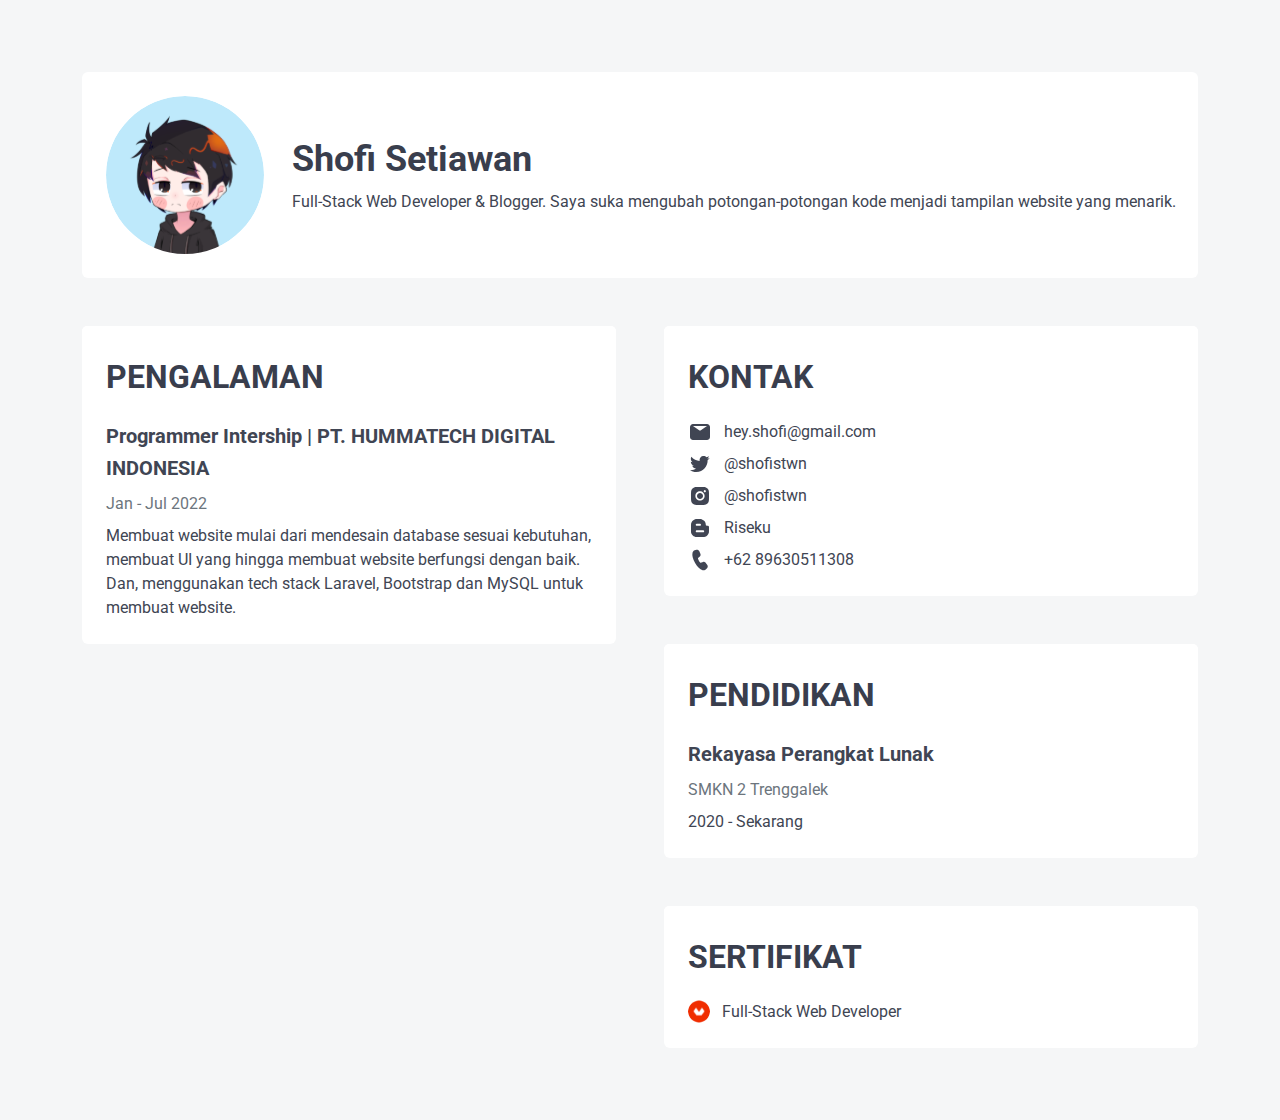
<file: 01/index.html>
<!DOCTYPE html>
<html lang="en">

<head>
    <meta charset="UTF-8">
    <meta http-equiv="X-UA-Compatible" content="IE=edge">
    <meta name="viewport" content="width=device-width, initial-scale=1.0">

    <link rel="stylesheet" href="/01/assets/bootstrap/css/bootstrap.min.css">
    <link rel="stylesheet" href="/01/assets/css/style.css">

    <link rel="preconnect" href="https://fonts.googleapis.com">
    <link rel="preconnect" href="https://fonts.gstatic.com" crossorigin>
    <link href="https://fonts.googleapis.com/css2?family=Roboto:wght@400;500;700&display=swap" rel="stylesheet">

    <title>Soal 01 - Task Bootstrap</title>
</head>

<body class="my-4 py-md-5">

    <div class="container">
        <div class="row g-4 g-lg-5">

            <div class="col-12">
                <div class="card border-0">
                    <div class="card-body p-3 p-lg-4">
                        <div class="row align-items-center justify-content-center">
                            <div class="col-4 col-md-3 col-lg-2">
                                <img src="/01/assets/img/profile.svg" alt="" class="img-fluid w-100">
                            </div>
                            <div class="col-12 col-lg-10 mt-4 mt-lg-0 px-lg-0">
                                <div class="text-center text-lg-start ms-lg-3">
                                    <h1>Shofi Setiawan</h1>
                                    <p class="mx-md-5 px-md-5 mx-lg-0 px-lg-0">Full-Stack Web Developer & Blogger. Saya
                                        suka mengubah potongan-potongan kode menjadi tampilan
                                        website yang menarik.</p>
                                </div>
                            </div>
                        </div>
                    </div>
                </div>
            </div>

            <div class="col-12 col-lg-6">
                <!-- pengalaman -->
                <div class="card border-0 rounded">
                    <div class="card-header px-3 pt-3 px-lg-4 pt-lg-4 border-0 bg-white">
                        <h2 class="mb-0">PENGALAMAN</h2>
                    </div>
                    <div class="card-body p-0">

                        <div class="card-item p-3 pt-0 p-lg-4 pt-lg-2">
                            <a href="http://www.hummasoft.com/" target="_blank" rel="noopener noreferrer">
                                <h4>Programmer Intership | PT. HUMMATECH DIGITAL INDONESIA</h4>
                            </a>
                            <p class="text-muted mb-2">Jan - Jul 2022</p>
                            <p>Membuat website mulai dari mendesain database sesuai kebutuhan, membuat UI yang  hingga membuat website berfungsi dengan baik. Dan, menggunakan tech stack Laravel, Bootstrap dan MySQL untuk membuat website.</p>
                        </div>

                        <!-- <div class="card-item p-3 p-lg-4 border-top">
                            <h4>Programmer | PT. HUMMATECH DIGITAL INDONESIA</h4>
                            <p class="text-muted mb-2">Jan - Jul 2022</p>
                            <p>Explain briefly what you do at the company here in not more than 40 words.
                                Lorem ipsum dolor sit amet, consectetur adipiscing elit ut aliquam,</p>
                        </div> -->

                    </div>
                </div>
                <!-- pengalaman end -->
            </div>

            <div class="col-12 col-lg-6">
                <!-- kontak -->
                <div class="card border-0 rounded">
                    <div class="card-header px-3 pt-3 px-lg-4 pt-lg-4 border-0 bg-white">
                        <h2 class="mb-0">KONTAK</h2>
                    </div>
                    <div class="card-body p-3 pt-0 p-lg-4 pt-lg-2">
                        <ul class="p-0 mb-0">

                            <li><a href="mailto:hey.shofi@gmail.com">
                                    <img src="/01/assets/img/email.svg" alt="Email" class="img-fluid align-top me-2">
                                    hey.shofi@gmail.com
                                </a></li>

                            <li class="mt-2"><a href="https://twitter.com/shofistwn" target="_blank"
                                    rel="noopener noreferrer">
                                    <img src="/01/assets/img/twitter.svg" alt="Twitter" class="img-fluid align-top me-2">
                                    @shofistwn
                                </a></li>

                            <li class="mt-2"><a href="https://instagram.com/shofistwn" target="_blank"
                                    rel="noopener noreferrer">
                                    <img src="/01/assets/img/instagram.svg" alt="Instagram" class="img-fluid align-top me-2">
                                    @shofistwn
                                </a></li>

                            <li class="mt-2"><a href="https://www.riseku.com/" target="_blank"
                                    rel="noopener noreferrer">
                                    <img src="/01/assets/img/blogger.svg" alt="Blogger" class="img-fluid align-top me-2">
                                    Riseku
                                </a></li>

                            <li class="mt-2"><a href="tel:+62 89630511308">
                                    <img src="/01/assets/img/phone.svg" alt="Phone" class="img-fluid align-top me-2">
                                    +62 89630511308
                                </a></li>

                        </ul>
                    </div>
                </div>
                <!-- kontak end -->

                <!-- pendidikan -->
                <div class="card border-0 rounded mt-4 mt-lg-5">
                    <div class="card-header px-3 pt-3 px-lg-4 pt-lg-4 border-0 bg-white">
                        <h2 class="mb-0">PENDIDIKAN</h2>
                    </div>
                    <div class="card-body p-3 pt-0 p-lg-4 pt-lg-2">
                        <h4>Rekayasa Perangkat Lunak</h4>
                        <a href="https://smkn2trenggalek.sch.id/" target="_blank" rel="noopener noreferrer">
                            <p class="text-muted mb-2">SMKN 2 Trenggalek</p>
                        </a>
                        <p>2020 - Sekarang</p>
                    </div>
                </div>
                <!-- pendidikan end -->

                <!-- sertifikat -->
                <div class="card border-0 rounded mt-4 mt-lg-5">
                    <div class="card-header px-3 pt-3 px-lg-4 pt-lg-4 border-0 bg-white">
                        <h2 class="mb-0">SERTIFIKAT</h2>
                    </div>
                    <div class="card-body p-3 pt-0 p-lg-4 pt-lg-2">
                        <ul class="p-0 mb-0">

                            <li><a href="https://buildwithangga.com/talent/shofisetiawan/full-stack-web-developer"
                                    target="_blank" rel="noopener noreferrer">
                                    <img src="/01/assets/img/certificate.svg" alt="" class="img-fluid align-top me-2">
                                    Full-Stack Web Developer
                                </a></li>

                        </ul>
                    </div>
                </div>
                <!-- sertifikat end -->
            </div>

        </div>
    </div>

    <script src="/01/assets/bootstrap/js/bootstrap.bundle.min.js"></script>
</body>

</html>
</file>
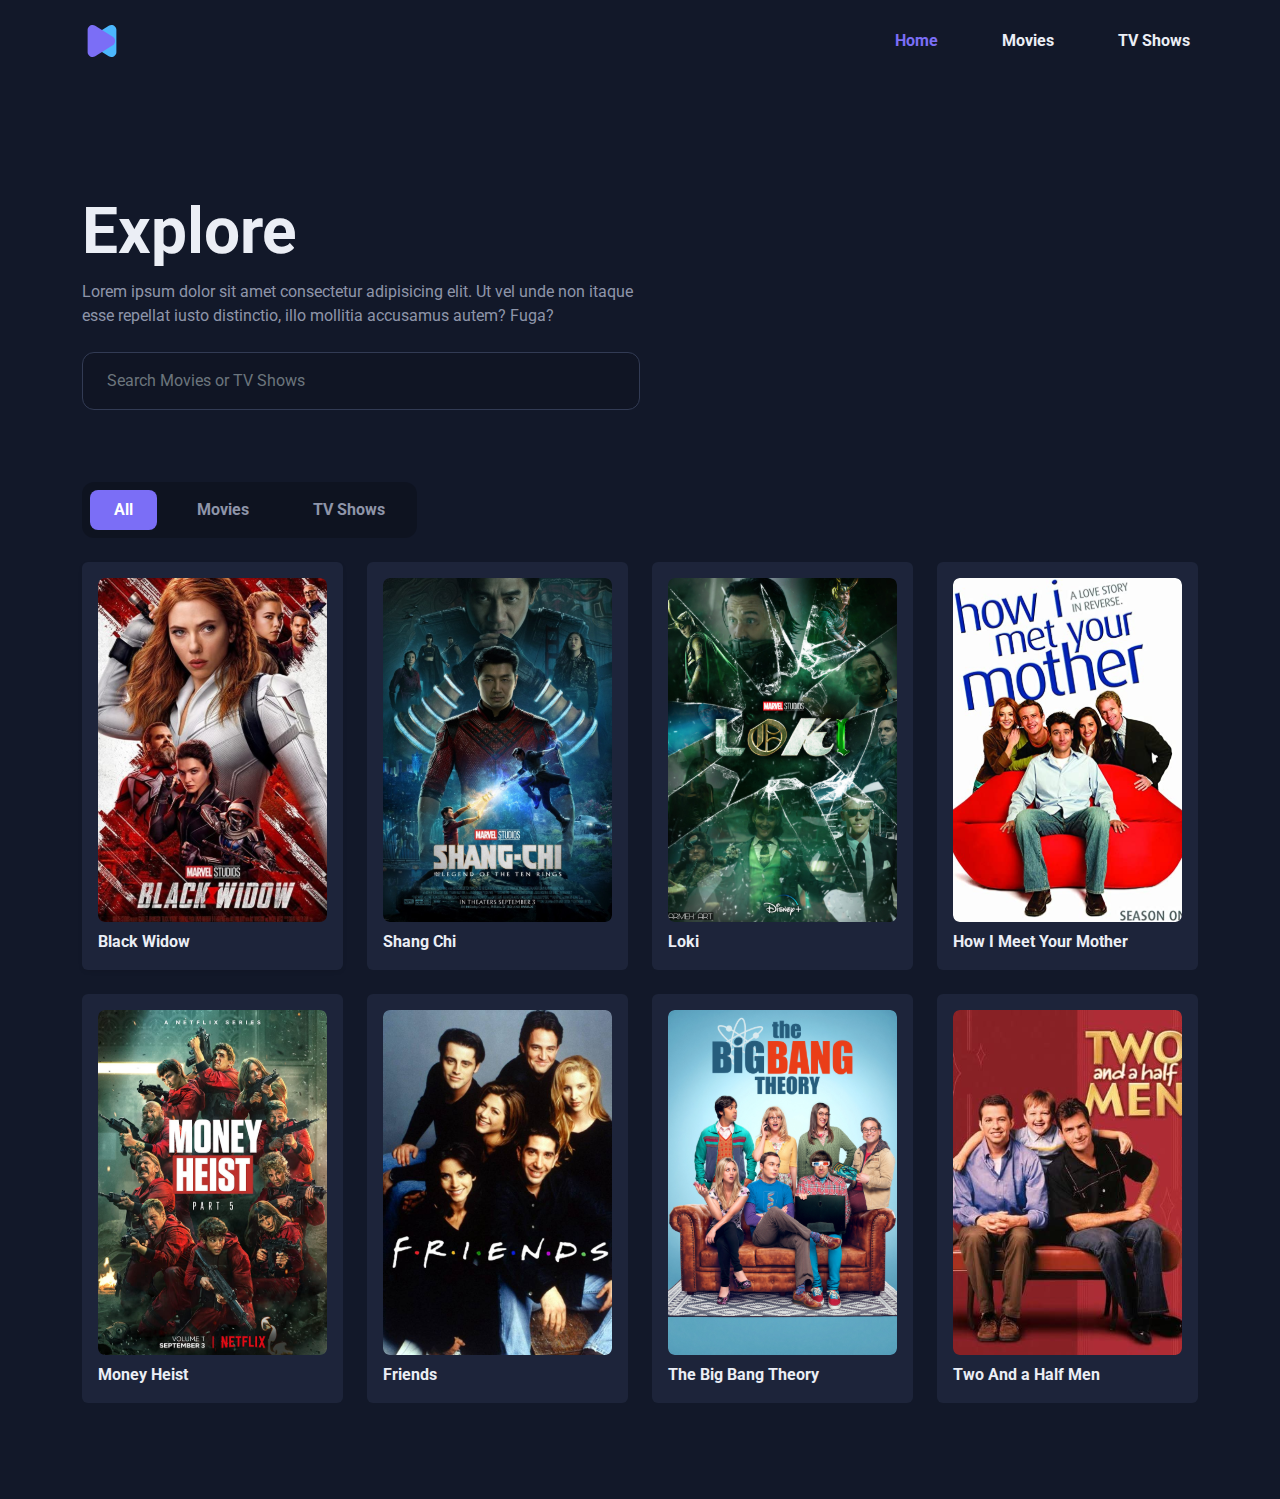
<file: 02/index.html>
<!DOCTYPE html>
<html lang="en">

<head>
    <meta charset="UTF-8">
    <meta http-equiv="X-UA-Compatible" content="IE=edge">
    <meta name="viewport" content="width=device-width, initial-scale=1.0">

    <link rel="stylesheet" href="./assets/bootstrap/css/bootstrap.min.css">
    <link rel="stylesheet" href="./assets/css/style.css">

    <link rel="preconnect" href="https://fonts.googleapis.com">
    <link rel="preconnect" href="https://fonts.gstatic.com" crossorigin>
    <link href="https://fonts.googleapis.com/css2?family=Roboto:wght@400;500;700&display=swap" rel="stylesheet">

    <title>Soal 02 - Task Bootstrap</title>
</head>

<body>
    <nav class="navbar navbar-expand-lg fixed-top py-3">
        <div class="container">
            <a class="navbar-brand" href="#">
                <img src="./assets/img/logo.svg" alt="" class="img-fluid">
            </a>
            <button class="navbar-toggler" type="button" data-bs-toggle="offcanvas" data-bs-target="#offcanvasNavbar"
                aria-controls="offcanvasNavbar">
                <span class="navbar-toggler-icon btn-close-white"></span>
            </button>
            <div class="offcanvas offcanvas-end" tabindex="-1" id="offcanvasNavbar"
                aria-labelledby="offcanvasNavbarLabel">
                <div class="offcanvas-header">
                    <button type="button" class="btn-close btn-close-white ms-auto" data-bs-dismiss="offcanvas"
                        aria-label="Close"></button>
                </div>
                <div class="offcanvas-header pb-0">
                    <img src="./assets/img/logo.svg" alt="" class="img-fluid mx-auto">
                </div>
                <div class="offcanvas-body">
                    <ul class="navbar-nav justify-content-end align-items-center flex-grow-1">
                        <li class="nav-item pe-lg-5">
                            <a class="nav-link active" href="#">Home</a>
                        </li>
                        <li class="nav-item pe-lg-5">
                            <a class="nav-link" href="#">Movies</a>
                        </li>
                        <li class="nav-item">
                            <a class="nav-link" href="#">TV Shows</a>
                        </li>
                    </ul>
                </div>
            </div>
        </div>
    </nav>

    <main class="my-5 py-5">
        <section class="mt-5 pt-5">
            <div class="container">
                <div class="col-12 col-md-6">
                    <h1 class="custom-text-color">Explore</h1>
                    <p>Lorem ipsum dolor sit amet consectetur adipisicing elit. Ut vel unde non itaque esse repellat
                        iusto distinctio, illo mollitia accusamus autem? Fuga?</p>
                    <div class="mb-3 col-12 col-md-12 mt-4 mb-5">
                        <input type="text" class="form-control custom-form-control py-3 px-4"
                            placeholder="Search Movies or TV Shows">
                    </div>
                </div>
            </div>
        </section>

        <section>
            <div class="container">
                <div class="col-12 col-md-auto btn-group custom-btn-group my-4 py-2" role="group"
                    aria-label="Basic radio toggle button group">
                    <input type="radio" class="btn-check" name="btnradio" id="btnradio1" autocomplete="off" checked>
                    <label class="fw-bold btn btn-outline-primary mx-2 py-2 px-4" for="btnradio1">All</label>

                    <input type="radio" class="btn-check" name="btnradio" id="btnradio2" autocomplete="off">
                    <label class="fw-bold btn btn-outline-primary mx-2 py-2 px-4" for="btnradio2">Movies</label>

                    <input type="radio" class="btn-check" name="btnradio" id="btnradio3" autocomplete="off">
                    <label class="fw-bold btn btn-outline-primary mx-2 py-2 px-4" for="btnradio3">TV Shows</label>
                </div>

                <div class="row g-3 g-lg-4">

                    <div class="col-6 col-md-4 col-lg-3 d-flex">
                        <div class="card border-0 shadow-sm">
                            <div class="card-body">
                                <img src="./assets/img/black-widow.svg" alt="" class="img-fluid rounded w-100">
                                <p class="fw-bold custom-text-color mt-2 mb-0">Black Widow</p>
                            </div>
                        </div>
                    </div>

                    <div class="col-6 col-md-4 col-lg-3 d-flex">
                        <div class="card border-0">
                            <div class="card-body">
                                <img src="./assets/img/shang-chi.svg" alt="" class="img-fluid rounded w-100">
                                <p class="fw-bold custom-text-color mt-2 mb-0">Shang Chi</p>
                            </div>
                        </div>
                    </div>

                    <div class="col-6 col-md-4 col-lg-3 d-flex">
                        <div class="card border-0">
                            <div class="card-body">
                                <img src="./assets/img/loki.svg" alt="" class="img-fluid rounded w-100">
                                <p class="fw-bold custom-text-color mt-2 mb-0">Loki</p>
                            </div>
                        </div>
                    </div>

                    <div class="col-6 col-md-4 col-lg-3 d-flex">
                        <div class="card border-0">
                            <div class="card-body">
                                <img src="./assets/img/your-mother.svg" alt="" class="img-fluid rounded w-100">
                                <p class="fw-bold custom-text-color mt-2 mb-0">How I Meet Your Mother</p>
                            </div>
                        </div>
                    </div>

                    <div class="col-6 col-md-4 col-lg-3 d-flex">
                        <div class="card border-0">
                            <div class="card-body">
                                <img src="./assets/img/money-heist.svg" alt="" class="img-fluid rounded w-100">
                                <p class="fw-bold custom-text-color mt-2 mb-0">Money Heist</p>
                            </div>
                        </div>
                    </div>

                    <div class="col-6 col-md-4 col-lg-3 d-flex">
                        <div class="card border-0">
                            <div class="card-body">
                                <img src="./assets/img/friends.svg" alt="" class="img-fluid rounded w-100">
                                <p class="fw-bold custom-text-color mt-2 mb-0">Friends</p>
                            </div>
                        </div>
                    </div>

                    <div class="col-6 col-md-4 col-lg-3 d-flex">
                        <div class="card border-0">
                            <div class="card-body">
                                <img src="./assets/img/big-bang.svg" alt="" class="img-fluid rounded w-100">
                                <p class="fw-bold custom-text-color mt-2 mb-0">The Big Bang Theory</p>
                            </div>
                        </div>
                    </div>

                    <div class="col-6 col-md-4 col-lg-3 d-flex">
                        <div class="card border-0">
                            <div class="card-body">
                                <img src="./assets/img/half-man.svg" alt="" class="img-fluid rounded w-100">
                                <p class="fw-bold custom-text-color mt-2 mb-0">Two And a Half Men</p>
                            </div>
                        </div>
                    </div>

                </div>
            </div>
        </section>
    </main>

    <script src="./assets/bootstrap/js/bootstrap.bundle.min.js"></script>
</body>

</html>
</file>
<file: 01/assets/css/style.css>
body {
  background: #F5F6F7;
  color: #404553;
  font-family: "Roboto", sans-serif;
  font-weight: 400;
}

a {
  text-decoration: none;
  color: #404553;
}

ul li {
  list-style: none;
}

h1,
h2,
h3 {
  color: #393E4D;
}

h1 {
  font-size: 36px;
  line-height: 46px;
  font-weight: 700;
}

h2 {
  font-size: 32px;
  line-height: 54px;
  font-weight: 700;
}

h3 {
  font-size: 24px;
  line-height: 36px;
  font-weight: 700;
}

h4 {
  font-size: 20px;
  line-height: 32px;
  font-weight: 700;
}

p {
  margin-bottom: 0;
}
</file>
<file: 02/assets/css/style.css>
body {
  font-family: "Roboto", sans-serif;
  font-size: 16px;
  font-weight: 400;
  line-height: 24px;
  letter-spacing: 2%;
  background: #121829;
  color: #8E95A9;
}

ul li {
  list-style: none;
}

h1 {
  font-size: 64px;
  line-height: 80px;
  font-weight: 700;
}

p {
  margin-bottom: 0;
}

nav {
  background: rgb(18, 24, 41);
}
nav .nav-link {
  color: #EBEEF5;
  font-weight: 700;
}
nav .nav-link.active, nav .nav-link:hover {
  color: #7B6EF6 !important;
}
nav .offcanvas {
  background: rgb(18, 24, 41);
}

.custom-text-color {
  color: #EBEEF5;
}

.card {
  background: rgba(32, 40, 62, 0.8);
}

.custom-btn-group {
  background: rgba(0, 0, 0, 0.2);
  border-radius: 12px;
}
.custom-btn-group label {
  border: none;
  color: #8E95A9;
}
.custom-btn-group label:hover {
  color: #7B6EF6 !important;
}
.custom-btn-group .btn-check:checked + .btn {
  background: #7B6EF6;
  border-radius: 8px;
}
.custom-btn-group .btn-check:checked + .btn:hover {
  color: #EBEEF5 !important;
}

input.custom-form-control {
  background: rgba(0, 0, 0, 0.1);
  border: 1px solid #323B54;
  border-radius: 12px;
}
input.custom-form-control:focus {
  background: rgba(0, 0, 0, 0.1);
  color: #8E95A9;
  border: 1px solid #7B6EF6;
}/*# sourceMappingURL=style.css.map */
</file>
